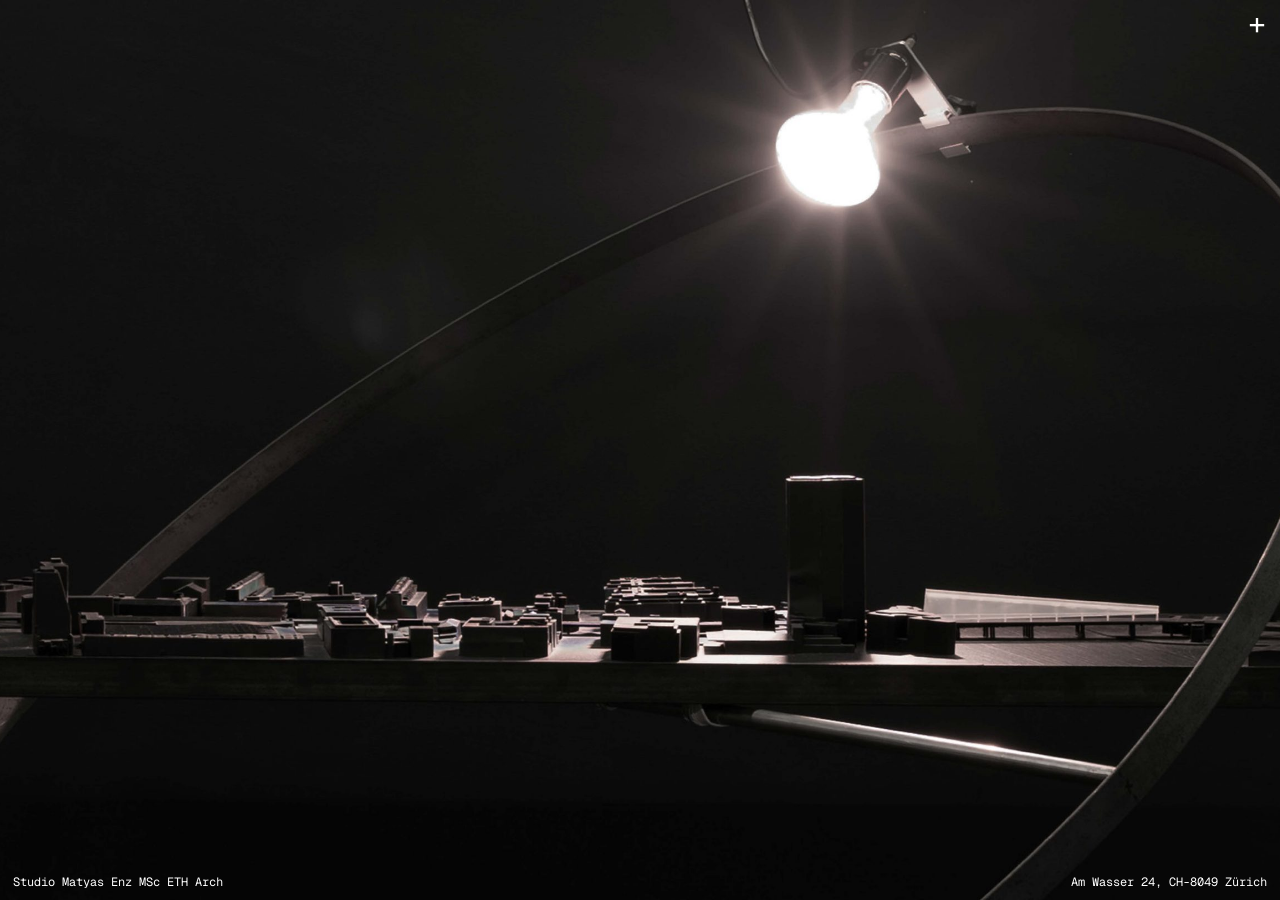
<file: index.html>
<!doctype html>
<html lang="de">
<head>
  <meta charset="utf-8">
  <meta name="viewport" content="width=device-width, initial-scale=1">
  <title>Studio Matyas Enz</title>
  <meta name="description" content="Studio Matyas Enz MSc ETH Arch – Am Wasser 24, CH-8049 Zürich">
  <link rel="icon" href="favicon.ico" sizes="any">
  <link rel="icon" href="favicon-32.png" type="image/png" sizes="32x32">
  <link rel="icon" href="favicon-192.png" type="image/png" sizes="192x192">
  <link rel="apple-touch-icon" href="apple-touch-icon.png">
  <link rel="preload" href="fonts/GeistMono-VariableFont_wght.ttf" as="font" type="font/ttf" crossorigin>
  <link rel="stylesheet" href="css/style.css">
  <link rel="prefetch" href="verzeichnis.html">
  <link rel="preload" as="image" href="images/landing.jpg">
</head>
<body class="landing">

  <div class="hintergrund" role="img" aria-label="Modell: Lampe als Sonne über einem Stadtmodell"></div>

  <a class="plus inv" data-link="verzeichnis.html" title="Index" aria-label="Index öffnen">+</a>

  <a class="ecke links inv" data-link="mailto:info@enz.studio" title="E-Mail an info@enz.studio">Studio Matyas Enz MSc ETH Arch</a>

  <a class="ecke rechts inv"
     data-link="https://www.google.com/maps/search/?api=1&amp;query=Am+Wasser+24%2C+8049+Z%C3%BCrich" data-neu title="Auf Google Maps zeigen">Am Wasser 24, CH-8049 Zürich</a>

  <script src="js/schutz.js"></script>
</body>
</html>
</file>
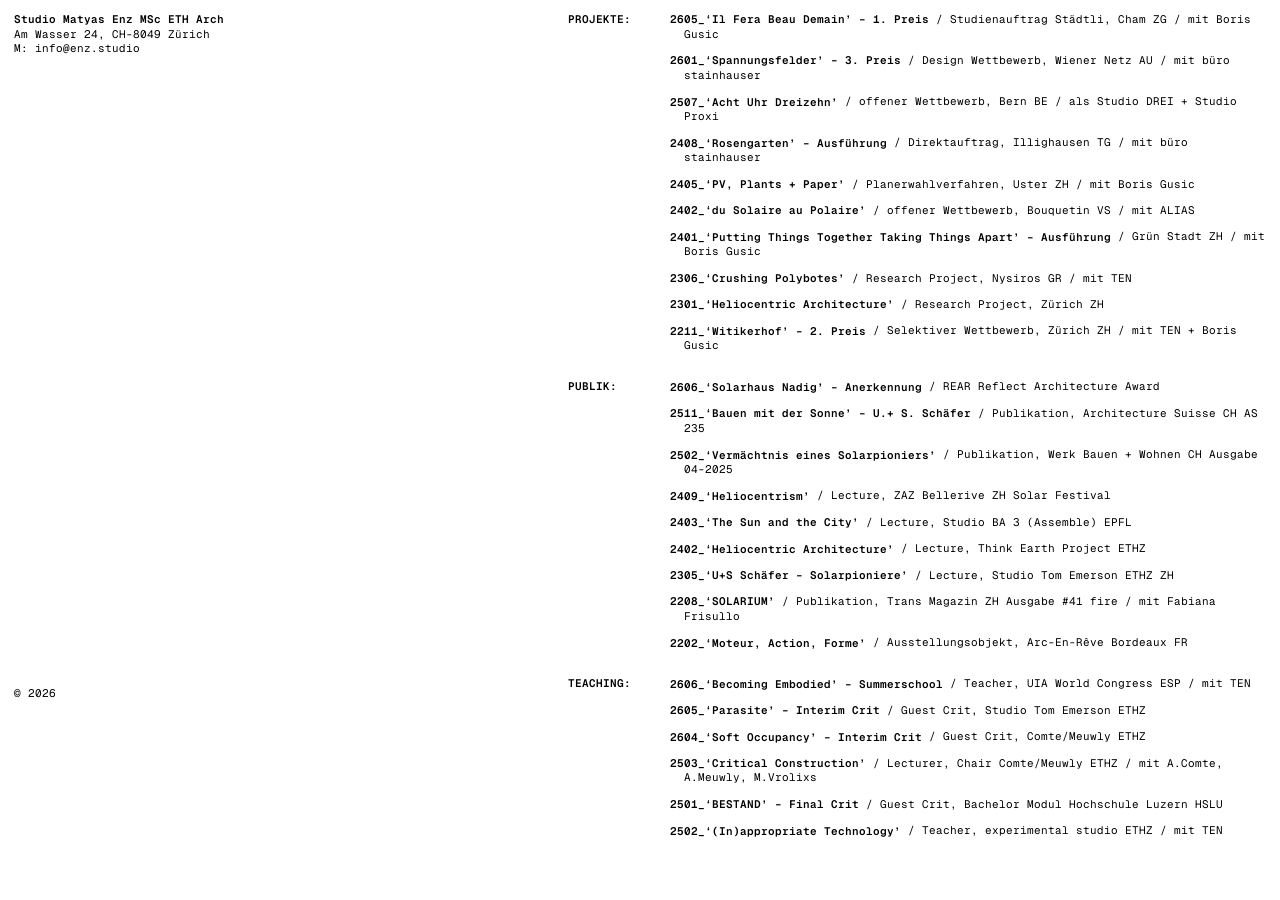
<file: verzeichnis.html>
<!doctype html>
<html lang="de">
<head>
  <meta charset="utf-8">
  <meta name="viewport" content="width=device-width, initial-scale=1">
  <title>Index – Studio Matyas Enz</title>
  <meta name="description" content="Projekte, Publikationen und Lehre von Studio Matyas Enz MSc ETH Arch, Zürich.">
  <link rel="icon" href="favicon.ico" sizes="any">
  <link rel="icon" href="favicon-32.png" type="image/png" sizes="32x32">
  <link rel="icon" href="favicon-192.png" type="image/png" sizes="192x192">
  <link rel="apple-touch-icon" href="apple-touch-icon.png">
  <link rel="preload" href="fonts/GeistMono-VariableFont_wght.ttf" as="font" type="font/ttf" crossorigin>
  <link rel="stylesheet" href="css/style.css">
</head>
<body>

  <main class="index-seite">

    <aside class="spalte-links">
      <div class="kopf">
        <p><a class="inv" data-link="index.html"><b>Studio Matyas Enz MSc ETH Arch</b></a></p>
        <p><a class="inv" data-link="https://www.google.com/maps/search/?api=1&amp;query=Am+Wasser+24%2C+8049+Z%C3%BCrich" data-neu>Am Wasser 24, CH-8049 Zürich</a></p>
        <p><span class="m">M:</span><a class="inv" data-link="mailto:info@enz.studio">info@enz.studio</a></p>
      </div>

      <div class="bildfeld" id="bildfeld" aria-live="polite"></div>

      <p class="copy">© <span class="jahr">2026</span></p>
    </aside>

    <section class="liste" id="liste" aria-label="Index">
      <!-- wird aus js/daten.js aufgebaut -->
    </section>

    <p class="copy-mobil">© <span class="jahr">2026</span></p>

  </main>

  <div class="overlay" id="overlay" role="dialog" aria-modal="true" aria-label="Bilder">
    <button class="schliessen" id="schliessen" aria-label="Schliessen">+</button>
    <div class="bildfeld" id="bildfeld-mobil"></div>
    <p class="overlay-titel" id="overlay-titel"></p>
  </div>

  <noscript><p style="padding:20px">Bitte JavaScript aktivieren, um den Index zu sehen.</p></noscript>

  <script src="js/daten.js"></script>
  <script src="js/index.js"></script>
  <script src="js/schutz.js"></script>
</body>
</html>
</file>
<file: css/style.css>
/* =====================================================================
   Studio Matyas Enz – Stylesheet
   Alle Masse auf Desktop beziehen sich auf das 1920 px breite Layout
   aus dem PDF: 1 Einheit (--u) = 1/1920 der Fensterbreite.
   ===================================================================== */

/* Schrift: Geist Mono (frei, SIL Open Font License), selbst gehostet.
   Die Datei liegt in /fonts – es werden keine Daten an Google übertragen. */
@font-face {
  font-family: "Geist Mono";
  src: url("../fonts/GeistMono-VariableFont_wght.ttf") format("truetype");
  font-weight: 100 900;
  font-style: normal;
  font-display: swap;
}

:root {
  --u: calc(100vw / 1920);
  --schrift: "Geist Mono", ui-monospace, "SF Mono", Menlo, Consolas, monospace;
  --schwarz: #000;
  --weiss: #fff;
  --text: max(11px, calc(15 * var(--u)));
}

* { box-sizing: border-box; margin: 0; padding: 0; }

html { -webkit-text-size-adjust: 100%; }

body {
  font-family: var(--schrift);
  font-weight: 400;
  font-size: var(--text);
  line-height: 1.2;
  color: var(--schwarz);
  background: var(--weiss);
  -webkit-font-smoothing: antialiased;
}

a, [data-link] { color: inherit; text-decoration: none; cursor: pointer; }

/* Bildschutz: Bilder lassen sich nicht anklicken, markieren oder ziehen
   (Rechtsklick landet auf einer leeren Fläche, siehe js/schutz.js)     */
img {
  -webkit-user-drag: none;
  user-select: none;
  -webkit-user-select: none;
  -webkit-touch-callout: none;
  pointer-events: none;
}
.bildfeld, .hintergrund, .overlay {
  -webkit-touch-callout: none;
  user-select: none;
  -webkit-user-select: none;
}
/* Fette Stellen: Geist Mono SemiBold. Für kräftiger 700, für feiner 500. */
:root { --fett: 600; }
b, strong, .eintrag-titel, .rubrik h2 {
  font-weight: var(--fett);
}

/* Inverse Hervorhebung beim Überfahren von Links */
.inv:hover, .inv:focus-visible {
  background: var(--schwarz);
  color: var(--weiss);
  outline: none;
}

/* =====================================================================
   LANDING PAGE
   ===================================================================== */

body.landing {
  background: var(--schwarz);
  color: var(--weiss);
  height: 100vh;
  height: 100dvh;
  overflow: hidden;
}

.landing .hintergrund {
  position: fixed;
  inset: 0;
  width: 100%;
  height: 100%;
  background: url("../images/landing.jpg") 64% 50% / cover no-repeat;
  /* 64 %: Lampe bleibt im Hochformat sichtbar */
}

.landing .ecke {
  position: fixed;
  z-index: 2;
  font-size: max(12px, calc(15.75 * var(--u)));
  line-height: 1.1;
  white-space: nowrap;
}

.landing .ecke.links  { left:  calc(20 * var(--u)); bottom: calc(16 * var(--u)); }
.landing .ecke.rechts { right: calc(20 * var(--u)); bottom: calc(16 * var(--u)); }

.landing .plus {
  position: fixed;
  z-index: 2;
  top: calc(14 * var(--u));
  right: calc(18 * var(--u));
  font-size: max(30px, calc(42 * var(--u)));
  line-height: 1;
  font-weight: 400;
  padding: 0 0.08em;
}

/* auf dunklem Bild: weiss hinterlegt, Schrift schwarz */
.landing .inv:hover, .landing .inv:focus-visible {
  background: var(--weiss);
  color: var(--schwarz);
}

/* =====================================================================
   INDEX
   ===================================================================== */

.index-seite {
  display: grid;
  grid-template-columns:
    calc(21 * var(--u))               /* Rand links            */
    calc(736 * var(--u))              /* Bildspalte            */
    calc(95.45 * var(--u))            /* Abstand               */
    calc(152.85 * var(--u))           /* Rubrik                */
    minmax(0, 1fr)                    /* Einträge              */
    calc(21 * var(--u));              /* Rand rechts           */
  min-height: 100vh;
}

/* ---- linke Spalte: bleibt beim Scrollen stehen ---- */
.spalte-links {
  grid-column: 2;
  position: sticky;
  top: 0;
  align-self: start;
  height: 100vh;
  height: 100dvh;
  padding-top: calc(17.5 * var(--u));
  display: flex;
  flex-direction: column;
}

.kopf p { line-height: calc(26 * var(--u)); min-height: 1.2em; }
.kopf .m { display: inline-block; width: calc(36 * var(--u)); min-width: 3ch; }

.bildfeld {
  position: relative;
  margin-top: calc(7 * var(--u));
  /* 736 × 925 wie im PDF; schrumpft, wenn das Fenster niedrig ist */
  height: min(calc(925 * var(--u)), calc(100dvh - 102.5 * var(--u) - 3.2em));
  aspect-ratio: 736 / 925;
  max-width: 100%;
  overflow: hidden;
}

.bildfeld .bild {
  position: absolute;
  inset: 0;
  background-position: center;
  background-size: cover;
  background-repeat: no-repeat;
  opacity: 0;
}
.bildfeld .bild { transition: opacity 0.2s ease; }   /* sanftes Überblenden */
.bildfeld .bild.sichtbar { opacity: 1; }
.bildfeld.einpassen .bild { background-size: contain; }

.credit {
  position: absolute;
  right: calc(17 * var(--u));
  bottom: calc(12.4 * var(--u));
  writing-mode: vertical-rl;
  transform: rotate(180deg);
  white-space: nowrap;
  font-size: var(--text);
  line-height: 1.4;
  z-index: 2;
  max-height: calc(100% - 24 * var(--u));
  overflow: hidden;
  text-overflow: ellipsis;
}

.copy { margin-top: calc(14 * var(--u)); }

/* ---- rechte Seite: Liste ---- */
.liste {
  grid-column: 4 / 6;
  padding-top: calc(17.5 * var(--u));
  padding-bottom: calc(17.5 * var(--u));
}

.rubrik {
  display: grid;
  grid-template-columns: calc(152.85 * var(--u)) minmax(0, 1fr);
  margin-bottom: calc(60.3 * var(--u));
}

.rubrik:last-child { margin-bottom: 0; }

.rubrik h2 {
  font-size: inherit;
  font-weight: var(--fett);
  line-height: calc(18.6 * var(--u));
}

.rubrik ul { list-style: none; }

.rubrik li {
  line-height: calc(18.6 * var(--u));
  margin-bottom: calc(20.85 * var(--u));
  padding-left: 2ch;            /* hängender Einzug bei Umbruch */
  text-indent: -2ch;
}
.rubrik li:last-child { margin-bottom: 0; }

.eintrag-titel {
  font-weight: var(--fett);
  -webkit-box-decoration-break: clone;
  box-decoration-break: clone;
  padding: 0.05em 0;
}

/* Einträge mit Bildern */
.eintrag-titel.hat-bilder { cursor: pointer; }
.eintrag-titel.hat-bilder.an {
  color: var(--weiss);
}
.eintrag-titel:focus-visible { outline: 1px dotted currentColor; outline-offset: 2px; }

/* Wenn Zeilenhöhe in px kleiner wäre als Schrift (kleine Fenster) */
@media (max-width: 1370px) {
  .kopf p,
  .rubrik h2,
  .rubrik li { line-height: 1.35; }
  .rubrik li { margin-bottom: 1.05em; }
  .rubrik { margin-bottom: 2.4em; }
  .kopf .m { width: 3ch; }
}

/* ---- Overlay für Bilder auf schmalen Bildschirmen ---- */
.overlay { display: none; }

/* =====================================================================
   MOBIL / SCHMALE FENSTER
   ===================================================================== */

@media (max-width: 860px) {
  :root { --text: 12px; }

  .index-seite {
    display: block;
    padding: 20px 16px 40px;
  }

  .spalte-links {
    position: static;
    height: auto;
    padding-top: 0;
  }
  .spalte-links .bildfeld,
  .spalte-links .copy { display: none; }

  .kopf { margin-bottom: 36px; }
  .kopf p { line-height: 1.5; }

  .liste { padding: 0; }

  .rubrik {
    display: block;
    margin-bottom: 36px;
  }
  .rubrik h2 { margin-bottom: 14px; line-height: 1.4; }
  .rubrik li { line-height: 1.4; margin-bottom: 12px; }

  .copy-mobil { display: block !important; margin-top: 8px; }

  /* Bilder erscheinen als Vollbild-Ebene */
  .overlay {
    position: fixed;
    inset: 0;
    z-index: 10;
    background: var(--weiss);
    padding: 56px 16px 24px;
    flex-direction: column;
  }
  .overlay.offen { display: flex; }
  .overlay .bildfeld {
    margin: 0 auto;
    width: 100%;
    height: auto;
    max-height: calc(100dvh - 120px);
  }
  .overlay .schliessen {
    position: absolute;
    top: 12px;
    right: 14px;
    font-size: 30px;
    line-height: 1;
    transform: rotate(45deg);
    background: none;
    border: 0;
    font-family: inherit;
    color: inherit;
    cursor: pointer;
    padding: 4px;
  }
  .overlay .overlay-titel { margin-top: 12px; }

  .landing .ecke.links  { left: 14px; bottom: 14px; }
  .landing .ecke.rechts { right: 14px; bottom: 14px; }
  .landing .plus { top: 10px; right: 12px; }
}

@media (max-width: 520px) {
  /* Schmale Bildschirme: Name oben, Adresse darunter, beide links */
  .landing .ecke.links  { bottom: 36px; }
  .landing .ecke.rechts { bottom: 14px; right: auto; left: 14px; }
}

.copy-mobil { display: none; }

@media (prefers-reduced-motion: reduce) {
  * { scroll-behavior: auto !important; }
}
</file>
